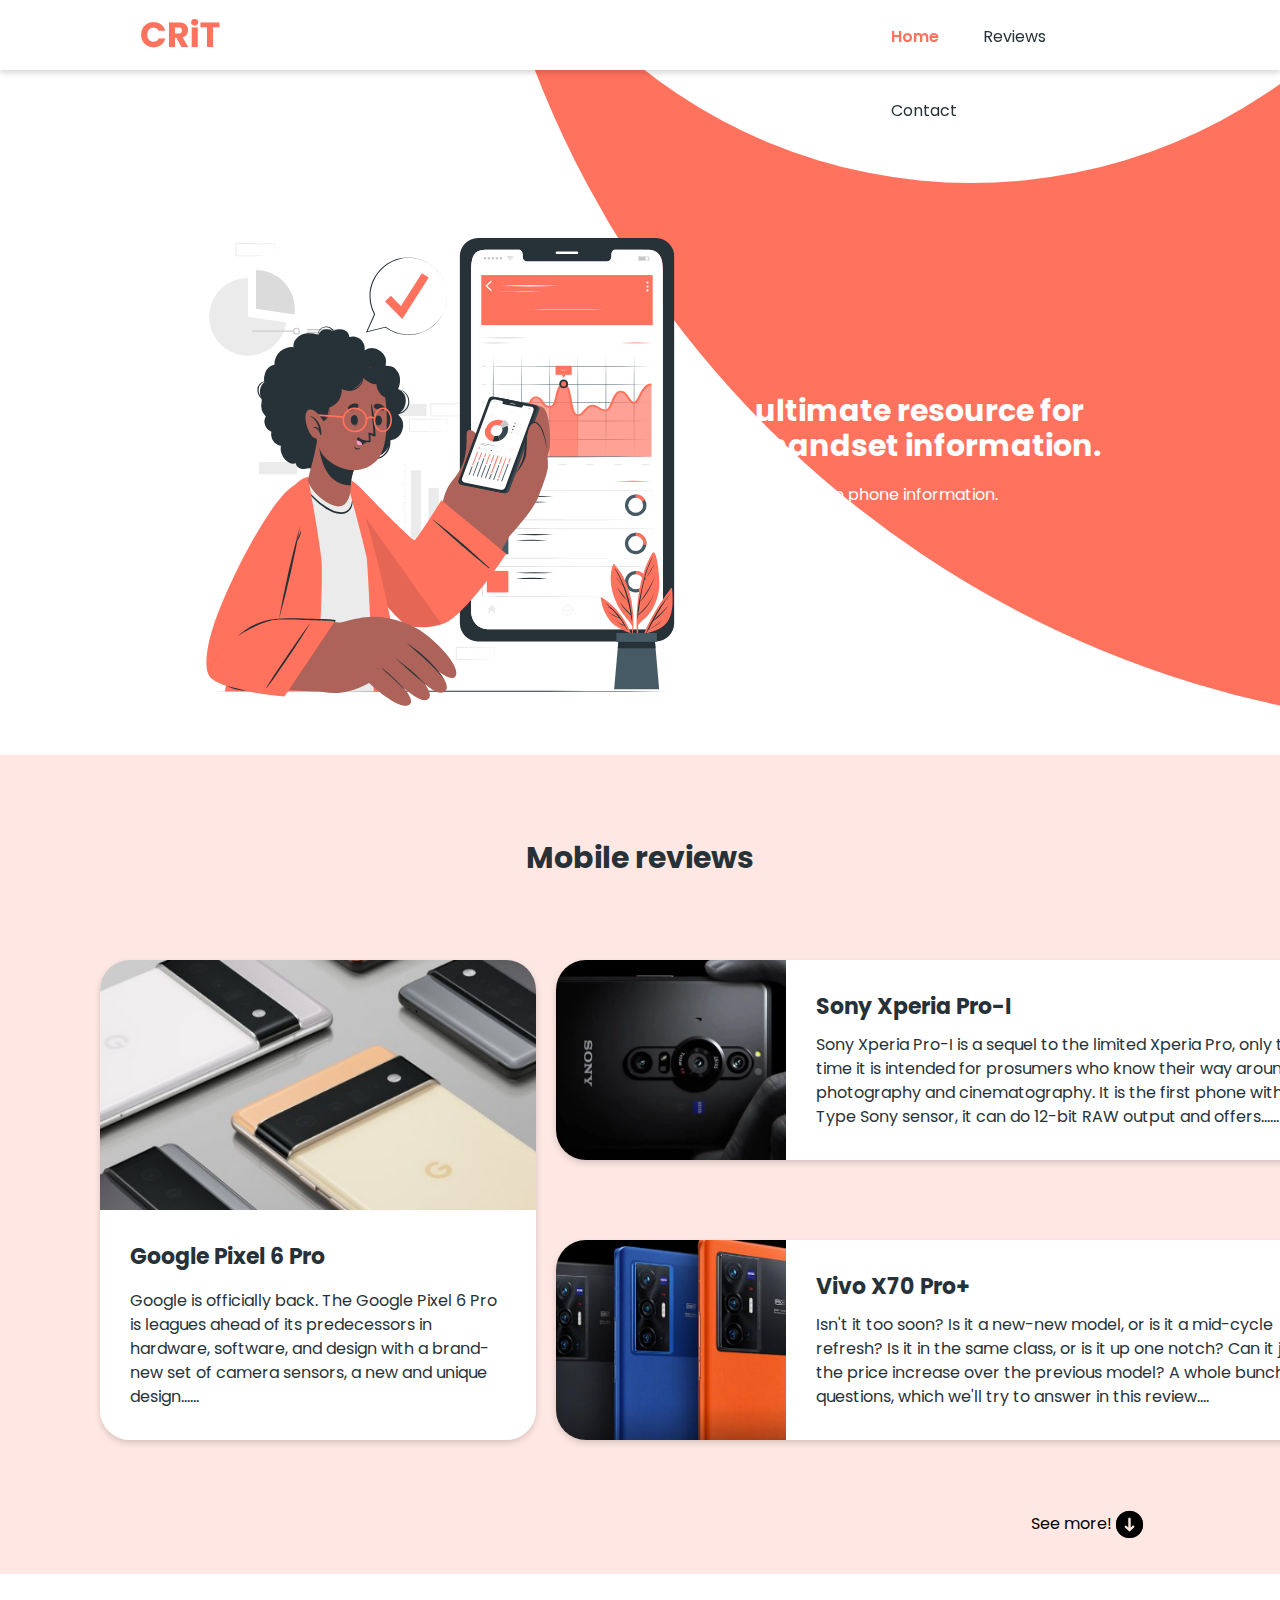
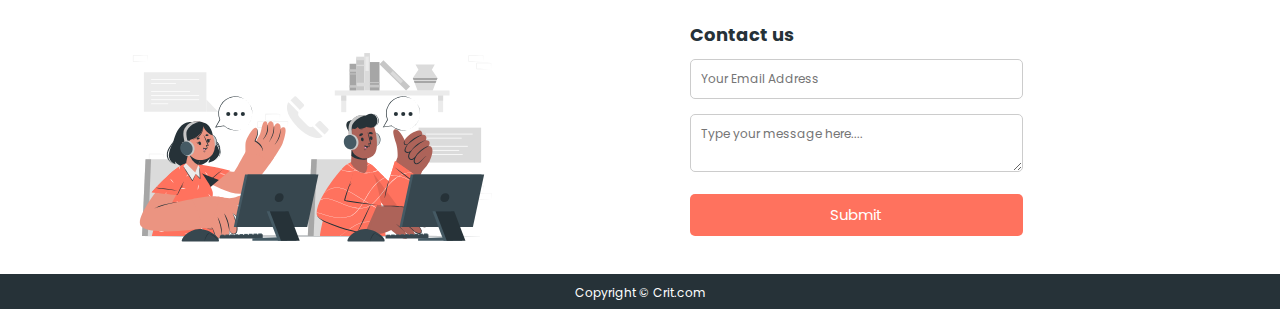
<file: index.html>
<!DOCTYPE html>
<html lang="en" dir="ltr">
  <head>
    <meta charset="utf-8">
    <meta name="viewport" content="width=device-width, initial-scale=1, shrink-to-fit=no">
    <!-- Bootstrap -->
    <link rel="stylesheet" href="https://stackpath.bootstrapcdn.com/bootstrap/4.3.1/css/bootstrap.min.css">
    <!-- CSS -->
    <link rel="stylesheet" href="assets/css/main.css">
    <link rel="stylesheet" href="assets/css/footer.css">
    <!-- <link rel="stylesheet" href="assets/css/mobile-review.css"> -->

    <!-- javascript -->
    <script src="assets/js/navbar.js"></script>
    <script src="assets/js/expand-close-button.js"></script>
    <script src="assets/js/form.js"></script>

    <!-- Fonts -->
    <link rel="preconnect" href="https://fonts.googleapis.com">
    <link rel="preconnect" href="https://fonts.gstatic.com" crossorigin>
    <link href="https://fonts.googleapis.com/css2?family=Poppins:ital,wght@0,400;0,500;0,600;0,700;1,400;1,500;1,600;1,700&display=swap" rel="stylesheet">

    <title>Home - Review</title>
  </head>
  <body>
    <header id="navbar">
      <div class="logo">
        <img src="assets/images/CRiT.png" alt="Logo">
      </div>
      <nav>
        <ul>
          <li class="active">
            <a href="#">Home</a>
          </li>
          <li>
            <a href="#reviews">Reviews</a>
          </li>
          <li>
            <a href="#contact">Contact</a>
          </li>
        </ul>
      </nav>
    </header>

<!-- home     -->
    <section class="hero-banner">
      <div class="slider">
        <div class="slide" style="background-image: url(assets/images/Ellipse4.svg), url(assets/images/Ellipse3.svg);  background-repeat: no-repeat; background-position-x: 200%,-60%; background-position-y: 255%,102%;">
          <div >
            <img class="image" src="assets/images/app-data-animate.svg" alt="">
        
          </div>

         <div class="hero-content">
          <div class="content">
            <div><div class="title">The ultimate resource for<br>GSM handset information.</div>
            <div class="subtitle">Up-to-date mobile phone information.</div></div>
          </div>


         </div>
        </div>
      </div>
      </section>

<!-- mobile review 1 -->
   <section id="reviews" class="bg-pro">
    <section class="product-section">
      <div  class="product-heading">Mobile reviews</div>
      <div class="all-cards">

        <div class="cards1c">

          <!-- Google pixel -->
      <div class="card1">
        <div> <img  class="card-image" src="assets/images/Mask_Group_1.png" alt="google-pro"> </div>
        <a href="google-pro.html">
         
          <div class="card-content">
          <div>
            <div class="card-title">Google Pixel 6 Pro</div>
            <div class="card-subtitle">Google is officially back. The Google Pixel 6 Pro is leagues ahead of its predecessors in hardware, software, and design with a brand-new set of camera sensors, a new and unique design......</div>
          </div>
        </div></a>
        
      </div>
     </div>

      <!-- side -->
      <div class="cards2c">

        <table>

          <!-- sony experia -->

          <tr>
            <div><div class="card2">
              <div >
                <img  class="card2-image" src="assets/images/Mask_Group_2.png" alt="sony-experia">
              </div>

              <a href="sony-experia.html">
              <div class="card2-content">
                <div>
                  <div class="card2-title">Sony Xperia Pro-I</div>
                  <div class="card2-subtitle">Sony Xperia Pro-I is a sequel to the limited Xperia Pro, only this time it is intended for prosumers who know their way around photography and cinematography. It is the first phone with a 1"-Type Sony sensor, it can do 12-bit RAW output and offers......</div>
                </div></div></a>
          </tr>

          <!-- vivo x70 -->

          <tr> <div><div class="card3">
            <div  >
              <img  class="card3-image" src="assets/images/Mask_Group_3.png" alt="sony-experia">
            </div>
            <a href="vivo-x70.html">
            <div class="card3-content">
              <div>
                <div class="card3-title">Vivo X70 Pro+</div>
                <div class="card3-subtitle">Isn't it too soon? Is it a new-new model, or is it a mid-cycle refresh? Is it in the same class, or is it up one notch? Can it justify the price increase over the previous model? A whole bunch of questions, which we'll try to answer in this review....</div>
              </div></div></a>
        </div></tr>
        </table>
      </div>
        
        </div>
      </div>
      </div>
    </section>
    
    <!-- expand button -->

    <div class="view-all" style="padding-left: 80%; padding-top: 80px;" >
      <table class="tabletable">
        <tr class="for-hover">
          <td class="">
            <button  
            style="outline: none;
            background: transparent;
            border: 0px solid transparent;"
            id="btn-hide" onclick="myFunction()">See more!<img class="view-img" src="assets/images/arrow-right.png" alt="arrow"></button>
          
          </td>
        </tr>
      </table>
      </div>
 </section>




   <!-- mobile review 2 -->

   <div id="to-show" style="display:none"><section class="bg-pro">
    <section class="product-section-2">

      <div class="all-cards">

        <div class="cards1c">

          <!-- motorola -->
      <div class="card1">
        <div> <img  class="card-image" src="assets/images/motorola.jpg" alt="motorola"></div>
        <a href="google-pro.html">
        <div class="card-content">
          <div>
            <div class="card-title">Motorola Edge 20 Pro</div>
            <div class="card-subtitle">Motorola's Edge series appear to have lost some of the initial meaning behind the name - the pair of original Edge handsets from last year had curved screens, the 2021 models are all flat.....</div>
          </div>
        </div></a>
      </div>

        </div>


      <!-- side2 -->
      <div class="cards2c">

        <table>

          <!-- infinix -->
          <tr>
            <div><div class="card2">
              <div >
                <img class="card2-image" src="assets/images/Mask_Group_4.png" alt="">
              </div>
              <a href="google-pro.html">
              <div class="card2-content">
                <div>
                  <div class="card2-title">Infinix Zero X Pro</div>
                  <div class="card2-subtitle">Infinix is a brand we don't review too often, mostly due to its regionally limited popularity. In certain markets, particularly in Africa and South Asia, however, Infinix has its fair share of market pull. To provide additional context, Infinix is.....</div>
                </div></div></a>
          </tr>

           <!-- asus -->
          <tr> <div><div class="card3">
            <div >
              <img class="card3-image" src="assets/images/asusrog.jpg" alt="">
            </div>

            <a href="google-pro.html">
            <div class="card3-content">
              <div>
                <div class="card3-title">Asus ROG Phone 5s Pro</div>
                <div class="card3-subtitle">Earning the "top-dog" title in a niche as competitive as the gaming one is no small feat. Managing to actually do that consistently across four generations of smartphones seems almost impossible. Yet, despite some turmoil along the....</div>
              </div></div></a>
        </div></tr>
        </table>
      </div>       
        </div>
      
        <!-- close button -->
        <div class="view-all" style="padding-left: 83.5%; padding-top: 40px;" >
      
          <table class="tabletable">
            <tr class="for-hover">
              <td class="tdtd">
                <button  
                style="outline: none;
                background: transparent;
                border: 0px solid transparent;
              "
                
                id="btn-show" onclick="myFFunction()">See less!<img style="height: 35px; transform: rotate(270deg);" src="assets/images/arrow-right.png" alt="arrow"></button>
              
              </td>
            </tr>
          </table> 

      </div>
      </div>
    </section>
   
   </section></div>



<!-- footer section -->

<footer id="contact" class="footer-section">
  <div class="row">
      <div class="column">
          <div ><img class="footer-img" src="assets/images/Contact-us-cuate.svg" alt=""></div>

      </div>
      <div class="column">
          <h3>Contact us</h3>
          <form id="contact" onsubmit="validate()" action="index.html">

                <div class="field-form">
                  <input id="youremail" class="text-box" placeholder="Your Email Address" type="email" tabindex="1" required>
                </div>
                <div class="field-form">
                  <textarea id="yourmessage" class="text-box" placeholder="Type your message here...." tabindex="2" required></textarea>
                </div>

                <div  class="field-form">
                  <button  class="footer-button" name="submit" type="submit" id="contact-submit" data-submit="...Sending">Submit</button>
                </div>
          </form>


      </div>
    </div>
 </footer>

<footer class="blank">Copyright © Crit.com</footer>

  </body>
</html>
</file>
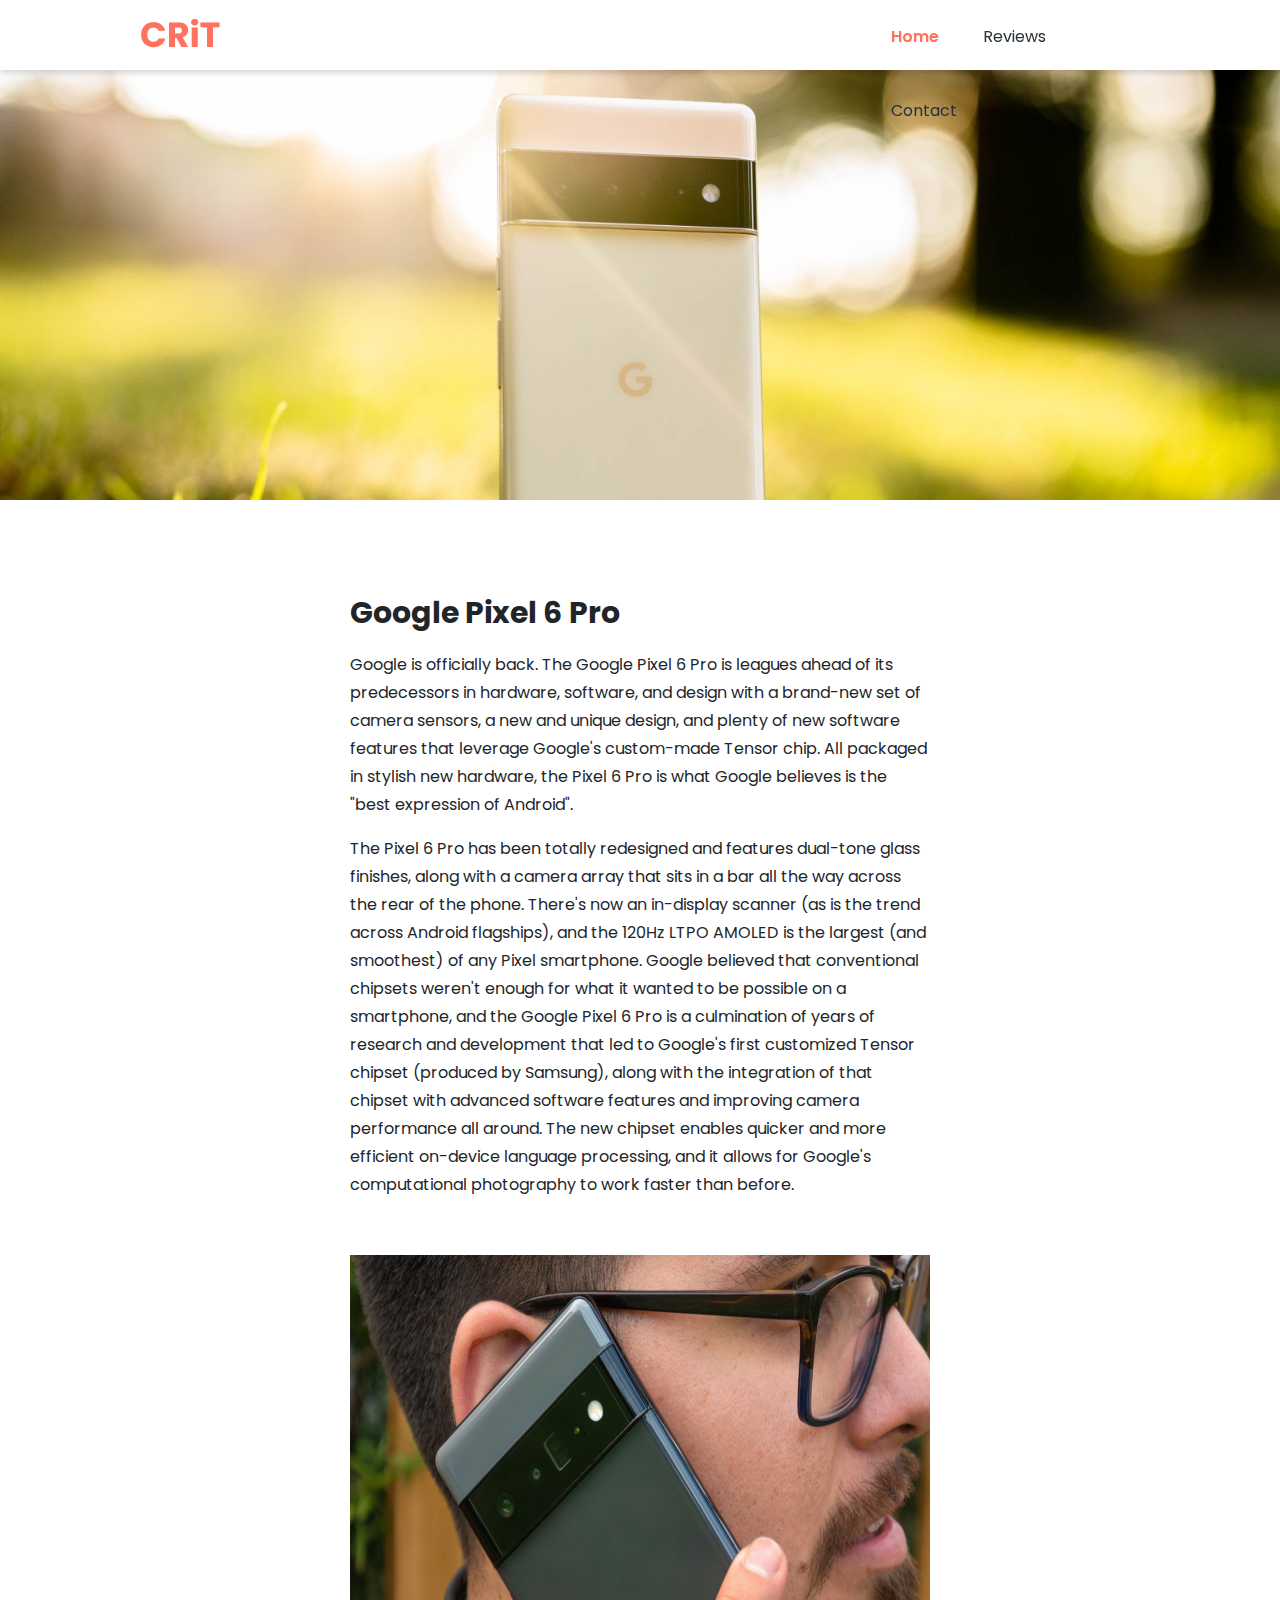
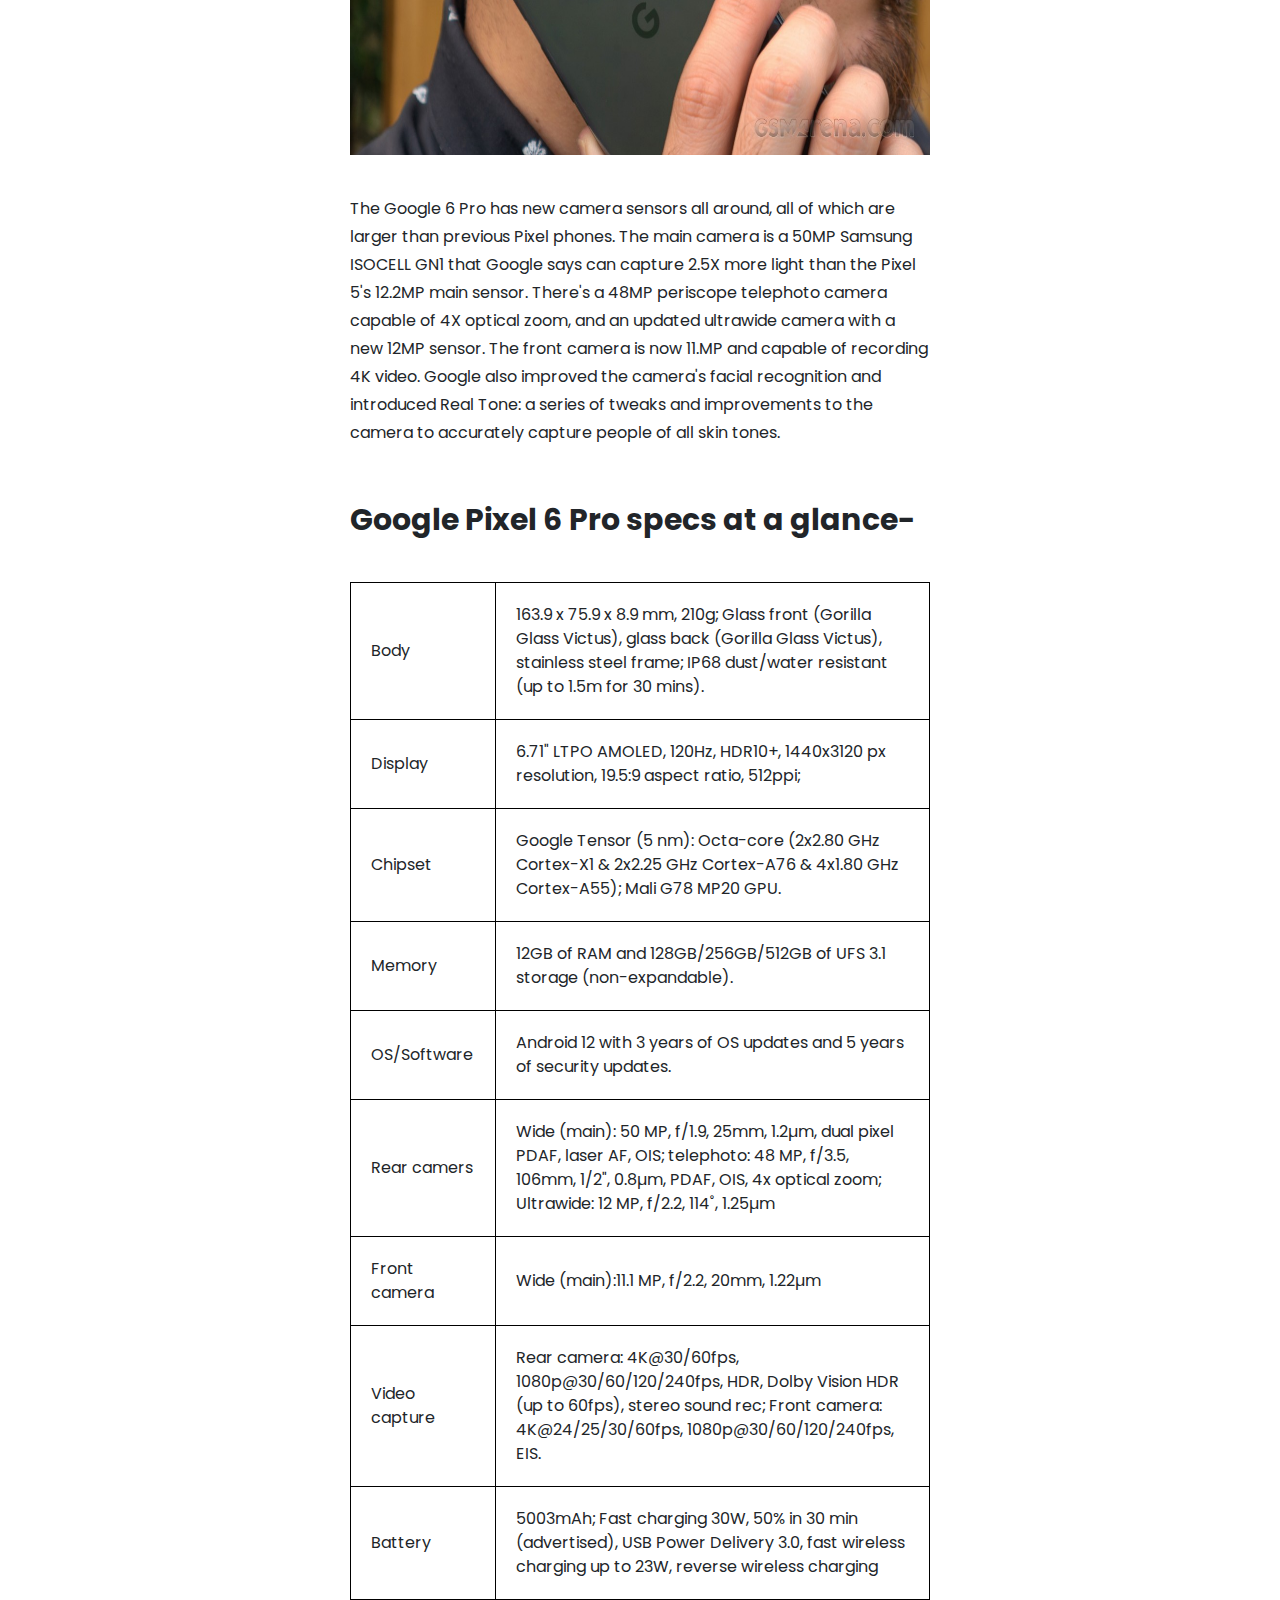
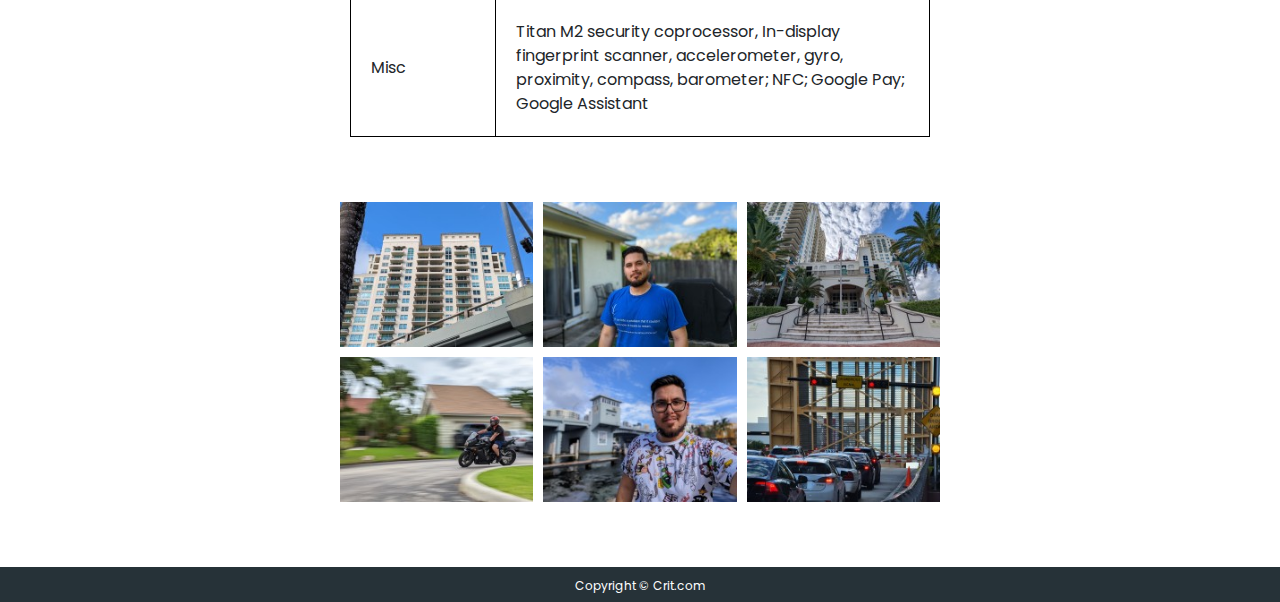
<file: google-pro.html>
<!DOCTYPE html>
<html lang="en" dir="ltr">
  <head>
    <meta charset="utf-8">
    <meta name="viewport" content="width=device-width, initial-scale=1, shrink-to-fit=no">
    <!-- Bootstrap -->
    <link rel="stylesheet" href="https://stackpath.bootstrapcdn.com/bootstrap/4.3.1/css/bootstrap.min.css">
    <!-- CSS -->
    <link rel="stylesheet" href="assets/css/main.css">
    <link rel="stylesheet" href="assets/css/footer.css">
    <link rel="stylesheet" href="assets/css/mobile-review.css">

    <!-- javascript -->
    <script src="assets/js/navbar.js"></script>
    <script src="assets/js/expand-close-button.js"></script>


    <!-- Fonts -->
    <link rel="preconnect" href="https://fonts.googleapis.com">
    <link rel="preconnect" href="https://fonts.gstatic.com" crossorigin>
    <link href="https://fonts.googleapis.com/css2?family=Poppins:ital,wght@0,400;0,500;0,600;0,700;1,400;1,500;1,600;1,700&display=swap" rel="stylesheet">

    <title>Google Pixel 6 Pro - Mobile review</title>
  </head>
  <body>

    <!-- header -->
    <header id="navbar">
      <div class="logo">
        <img src="assets/images/CRiT.png" alt="Logo">
      </div>
      <nav>
        <ul>
          <li class="active">
            <a href="index.html">Home</a>
          </li>
          <li>
            <a href="index.html#reviews">Reviews</a>
          </li>
          <li>
            <a href="index.html#contact">Contact</a>
          </li>
        </ul>
      </nav>
    </header>

    <section class="mobile-review">
      <div class="mobile-content">
        <div >
          <img class="mobile-image" src="assets/images/googlepro.jpg" alt="">
        </div>

        <div class="mobile-text">
            <p class="m-heading">Google Pixel 6 Pro</p>
            <p class="m-sub">Google is officially back. The Google Pixel 6 Pro is leagues ahead of its predecessors in hardware, software, and design with a brand-new set of camera sensors, a new and unique design, and plenty of new software features that leverage Google's custom-made Tensor chip. All packaged in stylish new hardware, the Pixel 6 Pro is what Google believes is the "best expression of Android".</p>
            <p class="m-sub">The Pixel 6 Pro has been totally redesigned and features dual-tone glass finishes, along with a camera array that sits in a bar all the way across the rear of the phone. There's now an in-display scanner (as is the trend across Android flagships), and the 120Hz LTPO AMOLED is the largest (and smoothest) of any Pixel smartphone. Google believed that conventional chipsets weren't enough for what it wanted to be possible on a smartphone, and the Google Pixel 6 Pro is a culmination of years of research and development that led to Google's first customized Tensor chipset (produced by Samsung), along with the integration of that chipset with advanced software features and improving camera performance all around. The new chipset enables quicker and more efficient on-device language processing, and it allows for Google's computational photography to work faster than before.</p>
            
            <div > <img class="text-image" src="assets/images/googlepro1.jpg" alt=""> </div>
            <p class="m-sub">The Google 6 Pro has new camera sensors all around, all of which are larger than previous Pixel phones. The main camera is a 50MP Samsung ISOCELL GN1 that Google says can capture 2.5X more light than the Pixel 5's 12.2MP main sensor. There's a 48MP periscope telephoto camera capable of 4X optical zoom, and an updated ultrawide camera with a new 12MP sensor. The front camera is now 11.MP and capable of recording 4K video. Google also improved the camera's facial recognition and introduced Real Tone: a series of tweaks and improvements to the camera to accurately capture people of all skin tones.</p>
            <p class="m-heading">Google Pixel 6 Pro specs at a glance-</p>

            <!-- table -->

            <table class="specs">
                <tr>
                    <td>Body</td>
                    <td>163.9 x 75.9 x 8.9 mm, 210g; Glass front (Gorilla Glass Victus), glass back (Gorilla Glass Victus), stainless steel frame; IP68 dust/water resistant (up to 1.5m for 30 mins).</td>
                </tr>

                <tr>
                    <td>Display</td>
                    <td>6.71" LTPO AMOLED, 120Hz, HDR10+, 1440x3120 px resolution, 19.5:9 aspect ratio, 512ppi;</td>
                </tr>

                <tr>
                    <td>Chipset</td>
                    <td>Google Tensor (5 nm): Octa-core (2x2.80 GHz Cortex-X1 & 2x2.25 GHz Cortex-A76 & 4x1.80 GHz Cortex-A55); Mali G78 MP20 GPU.</td>
                </tr>

                <tr>
                    <td>Memory</td>
                    <td>12GB of RAM and 128GB/256GB/512GB of UFS 3.1 storage (non-expandable).</td>
                </tr>

                <tr>
                    <td>OS/Software</td>
                    <td>Android 12 with 3 years of OS updates and 5 years of security updates.</td>
                </tr>

                <tr>
                    <td>Rear camers</td>
                    <td>Wide (main): 50 MP, f/1.9, 25mm, 1.2µm, dual pixel PDAF, laser AF, OIS; telephoto: 48 MP, f/3.5, 106mm, 1/2", 0.8µm, PDAF, OIS, 4x optical zoom; Ultrawide: 12 MP, f/2.2, 114˚, 1.25µm</td>
                </tr>

                <tr>
                    <td>Front camera</td>
                    <td> Wide (main):11.1 MP, f/2.2, 20mm, 1.22µm</td>
                </tr>

                <tr>
                    <td>Video capture</td>
                    <td> Rear camera: 4K@30/60fps, 1080p@30/60/120/240fps, HDR, Dolby Vision HDR (up to 60fps), stereo sound rec; Front camera: 4K@24/25/30/60fps, 1080p@30/60/120/240fps, EIS.</td>
                </tr>

                <tr>
                    <td>Battery</td>
                    <td>5003mAh; Fast charging 30W, 50% in 30 min (advertised), USB Power Delivery 3.0, fast wireless charging up to 23W, reverse wireless charging</td>
                </tr>

                <tr>
                    <td>Misc</td>
                    <td>Titan M2 security coprocessor, In-display fingerprint scanner, accelerometer, gyro, proximity, compass, barometer; NFC; Google Pay; Google Assistant</td>
                </tr>
            </table>


            <!-- images -->

            <div class="images-collage">

                <div class="row">
                    <div class="column">
                      <img src="assets/images/googlepro2.jpg" style="width:100%">
                    </div>
                    <div class="column">
                      <img src="assets/images/googlepro3.jpg"  style="width:100%">
                    </div>
                    <div class="column">
                      <img src="assets/images/googlepro4.jpg"  style="width:100%">
                    </div>
                  </div>
            
    
                  <div class="row">
                    <div class="column">
                      <img src="assets/images/googlepro5.jpg" style="width:100%">
                    </div>
                    <div class="column">
                      <img src="assets/images/googlepro6.jpg"  style="width:100%">
                    </div>
                    <div class="column">
                      <img src="assets/images/googlepro7.jpg"  style="width:100%">
                    </div>
                  </div>
              
            </div>
        </div>
      </div>
      </section>

<footer class="blank">Copyright © Crit.com</footer>

  </body>
</html>
</file>
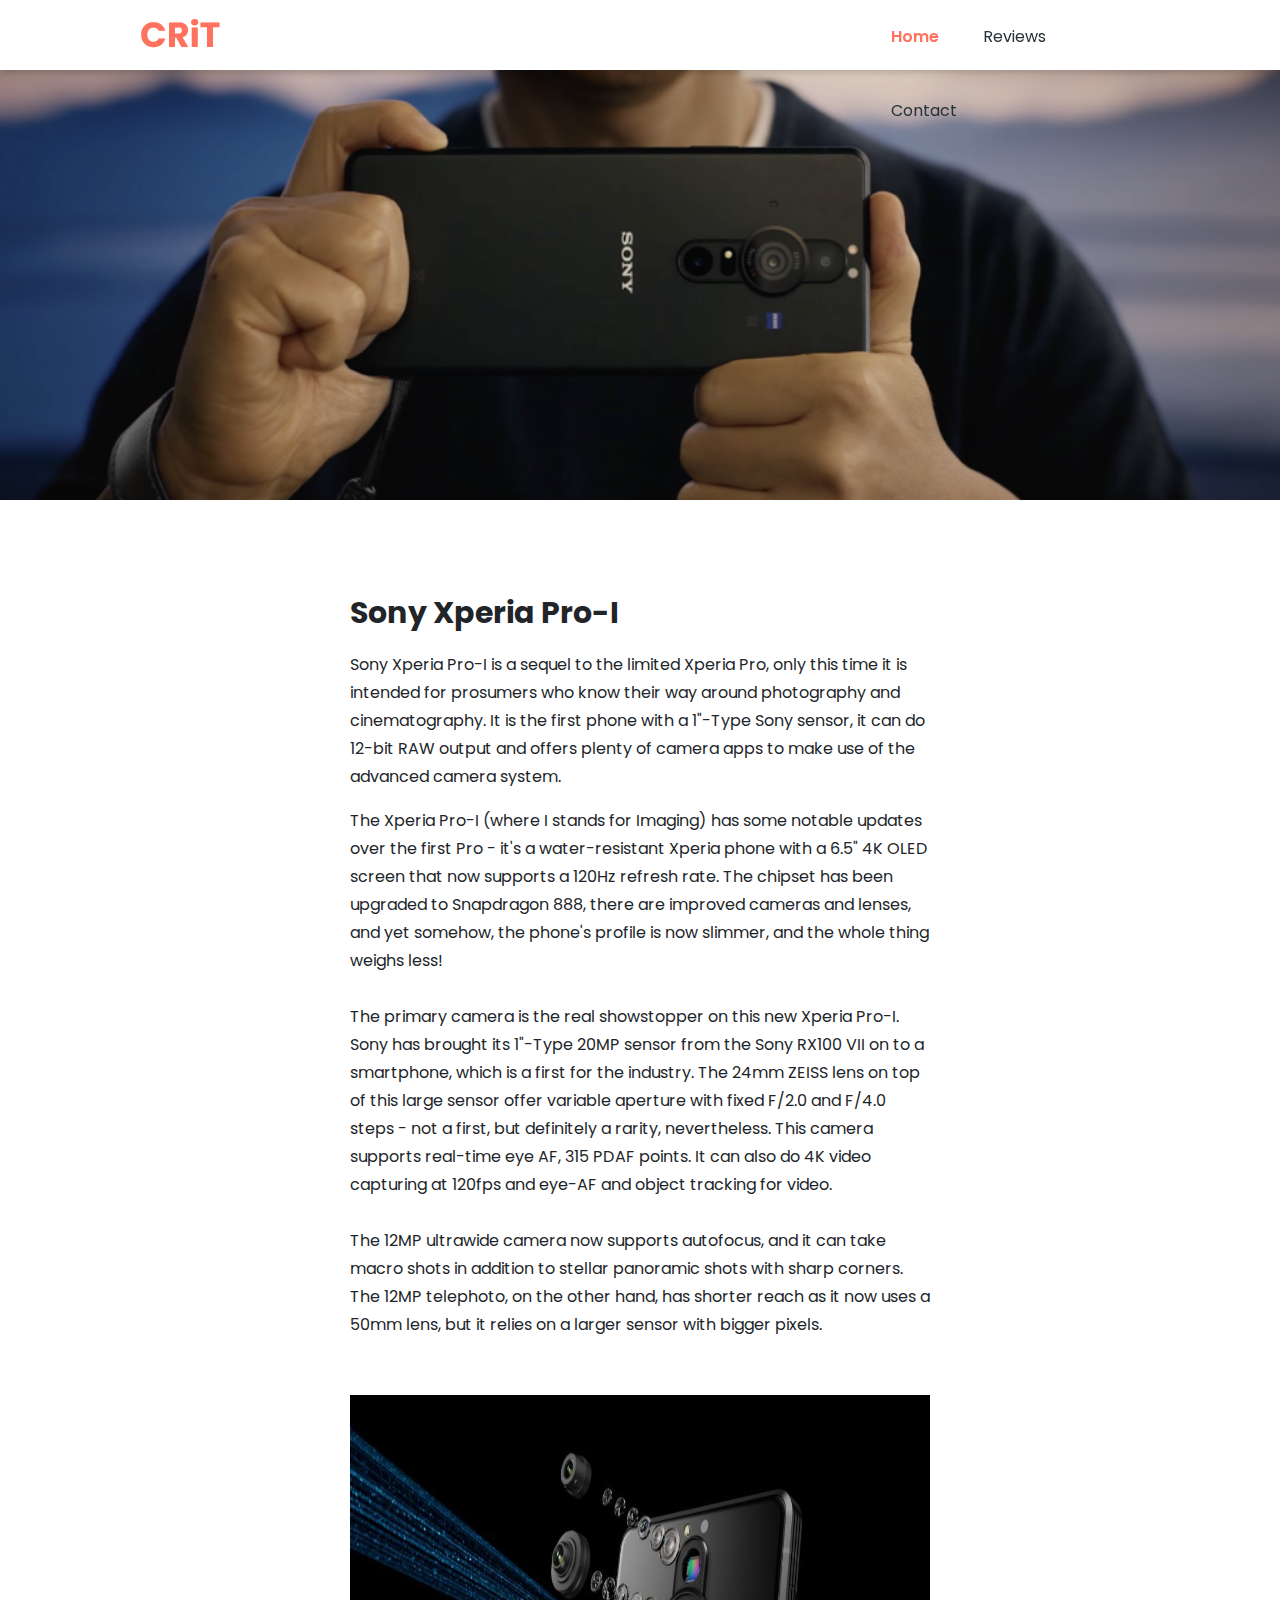
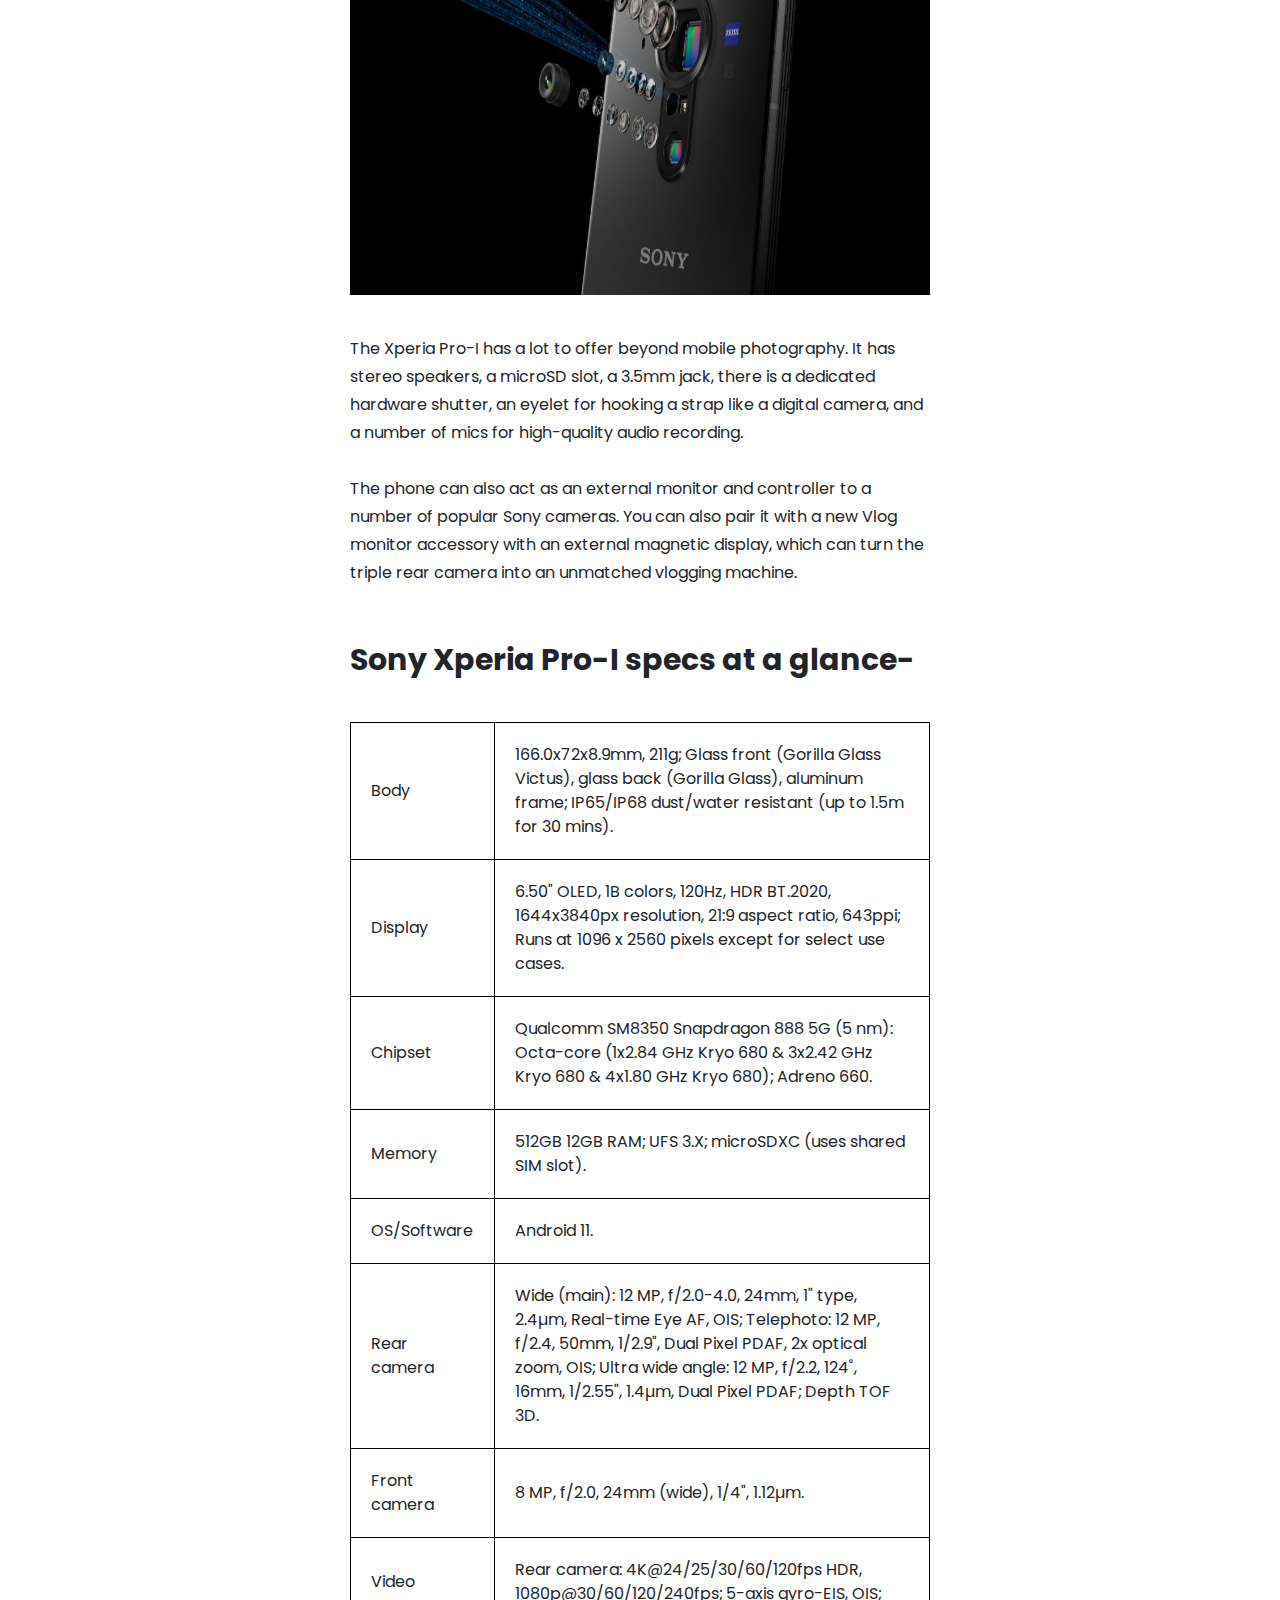
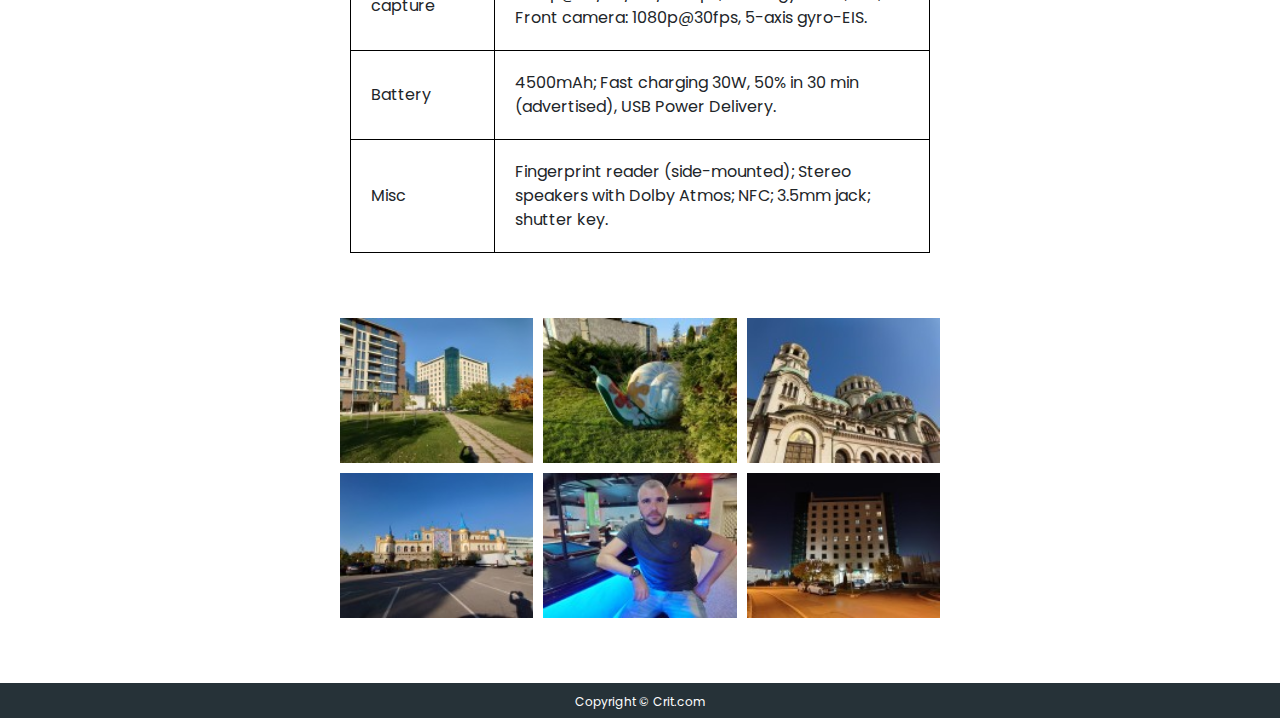
<file: sony-experia.html>
<!DOCTYPE html>
<html lang="en" dir="ltr">
  <head>
    <meta charset="utf-8">
    <meta name="viewport" content="width=device-width, initial-scale=1, shrink-to-fit=no">
    <!-- Bootstrap -->
    <link rel="stylesheet" href="https://stackpath.bootstrapcdn.com/bootstrap/4.3.1/css/bootstrap.min.css">
    <!-- CSS -->
    <link rel="stylesheet" href="assets/css/main.css">
    <link rel="stylesheet" href="assets/css/footer.css">
    <link rel="stylesheet" href="assets/css/mobile-review.css">

    <!-- javascript -->
    <script src="assets/js/navbar.js"></script>
    <script src="assets/js/expand-close-button.js"></script>


    <!-- Fonts -->
    <link rel="preconnect" href="https://fonts.googleapis.com">
    <link rel="preconnect" href="https://fonts.gstatic.com" crossorigin>
    <link href="https://fonts.googleapis.com/css2?family=Poppins:ital,wght@0,400;0,500;0,600;0,700;1,400;1,500;1,600;1,700&display=swap" rel="stylesheet">

    <title>Sony Xperia Pro-I - Mobile review</title>
  </head>
  <body>

    <!-- header -->
    <header id="navbar">
      <div class="logo">
        <img src="assets/images/CRiT.png" alt="Logo">
      </div>
      <nav>
        <ul>
          <li class="active">
            <a href="index.html">Home</a>
          </li>
          <li>
            <a href="index.html#reviews">Reviews</a>
          </li>
          <li>
            <a href="index.html#contact">Contact</a>
          </li>
        </ul>
      </nav>
    </header>

    <section class="mobile-review">
      <div class="mobile-content">
        <div >
          <img class="mobile-image" src="assets/images/sonyexperia1.png" alt="">
        </div>

        <div class="mobile-text">
            <p class="m-heading">Sony Xperia Pro-I</p>
            <p class="m-sub">Sony Xperia Pro-I is a sequel to the limited Xperia Pro, only this time it is intended for prosumers who know their way around photography and cinematography. It is the first phone with a 1"-Type Sony sensor, it can do 12-bit RAW output and offers plenty of camera apps to make use of the advanced camera system.</p>
            <p class="m-sub">The Xperia Pro-I (where I stands for Imaging) has some notable updates over the first Pro - it's a water-resistant Xperia phone with a 6.5" 4K OLED screen that now supports a 120Hz refresh rate. The chipset has been upgraded to Snapdragon 888, there are improved cameras and lenses, and yet somehow, the phone's profile is now slimmer, and the whole thing weighs less! <br><br>The primary camera is the real showstopper on this new Xperia Pro-I. Sony has brought its 1"-Type 20MP sensor from the Sony RX100 VII on to a smartphone, which is a first for the industry. The 24mm ZEISS lens on top of this large sensor offer variable aperture with fixed F/2.0 and F/4.0 steps - not a first, but definitely a rarity, nevertheless. This camera supports real-time eye AF, 315 PDAF points. It can also do 4K video capturing at 120fps and eye-AF and object tracking for video.<br><br> The 12MP ultrawide camera now supports autofocus, and it can take macro shots in addition to stellar panoramic shots with sharp corners. The 12MP telephoto, on the other hand, has shorter reach as it now uses a 50mm lens, but it relies on a larger sensor with bigger pixels.</p>
            
            <div > <img class="text-image" src="assets/images/sonyexperia2.jpeg" alt=""> </div>
            <p class="m-sub">The Xperia Pro-I has a lot to offer beyond mobile photography. It has stereo speakers, a microSD slot, a 3.5mm jack, there is a dedicated hardware shutter, an eyelet for hooking a strap like a digital camera, and a number of mics for high-quality audio recording. <br><br>The phone can also act as an external monitor and controller to a number of popular Sony cameras. You can also pair it with a new Vlog monitor accessory with an external magnetic display, which can turn the triple rear camera into an unmatched vlogging machine.</p>
            <p class="m-heading">Sony Xperia Pro-I specs at a glance-</p>

            <!-- table -->

            <table class="specs">
                <tr>
                    <td>Body</td>
                    <td>166.0x72x8.9mm, 211g; Glass front (Gorilla Glass Victus), glass back (Gorilla Glass), aluminum frame; IP65/IP68 dust/water resistant (up to 1.5m for 30 mins).</td>
                </tr>

                <tr>
                    <td>Display</td>
                    <td>6.50" OLED, 1B colors, 120Hz, HDR BT.2020, 1644x3840px resolution, 21:9 aspect ratio, 643ppi; Runs at 1096 x 2560 pixels except for select use cases.</td>
                </tr>

                <tr>
                    <td>Chipset</td>
                    <td>Qualcomm SM8350 Snapdragon 888 5G (5 nm): Octa-core (1x2.84 GHz Kryo 680 & 3x2.42 GHz Kryo 680 & 4x1.80 GHz Kryo 680); Adreno 660.</td>
                </tr>

                <tr>
                    <td>Memory</td>
                    <td> 512GB 12GB RAM; UFS 3.X; microSDXC (uses shared SIM slot).</td>
                </tr>

                <tr>
                    <td>OS/Software</td>
                    <td>Android 11.</td>
                </tr>

                <tr>
                    <td>Rear camera</td>
                    <td>Wide (main): 12 MP, f/2.0-4.0, 24mm, 1" type, 2.4µm, Real-time Eye AF, OIS; Telephoto: 12 MP, f/2.4, 50mm, 1/2.9", Dual Pixel PDAF, 2x optical zoom, OIS; Ultra wide angle: 12 MP, f/2.2, 124˚, 16mm, 1/2.55", 1.4µm, Dual Pixel PDAF; Depth TOF 3D.</td>
                </tr>

                <tr>
                    <td>Front camera</td>
                    <td>8 MP, f/2.0, 24mm (wide), 1/4", 1.12µm.</td>
                </tr>

                <tr>
                    <td>Video capture</td>
                    <td>Rear camera: 4K@24/25/30/60/120fps HDR, 1080p@30/60/120/240fps; 5-axis gyro-EIS, OIS; Front camera: 1080p@30fps, 5-axis gyro-EIS.</td>
                </tr>

                <tr>
                    <td>Battery</td>
                    <td> 4500mAh; Fast charging 30W, 50% in 30 min (advertised), USB Power Delivery.</td>
                </tr>

                <tr>
                    <td>Misc</td>
                    <td>Fingerprint reader (side-mounted); Stereo speakers with Dolby Atmos; NFC; 3.5mm jack; shutter key.</td>
                </tr>
            </table>


            <!-- images -->

            <div class="images-collage">

                <div class="row">
                    <div class="column">
                      <img src="assets/images/sonyexperia3.jpg" style="width:100%">
                    </div>
                    <div class="column">
                      <img src="assets/images/sonyxperia4.jpg"  style="width:100%">
                    </div>
                    <div class="column">
                      <img src="assets/images/sonyxperia5.jpg"  style="width:100%">
                    </div>
                  </div>
            
    
                  <div class="row">
                    <div class="column">
                      <img src="assets/images/sonyxperia6.jpg" style="width:100%">
                    </div>
                    <div class="column">
                      <img src="assets/images/sonyxperia7.jpg"  style="width:100%">
                    </div>
                    <div class="column">
                      <img src="assets/images/sonyxperia8.jpg"  style="width:100%">
                    </div>
                  </div>
              
            </div>
        </div>
      </div>
      </section>

<footer class="blank">Copyright © Crit.com</footer>

  </body>
</html>
</file>
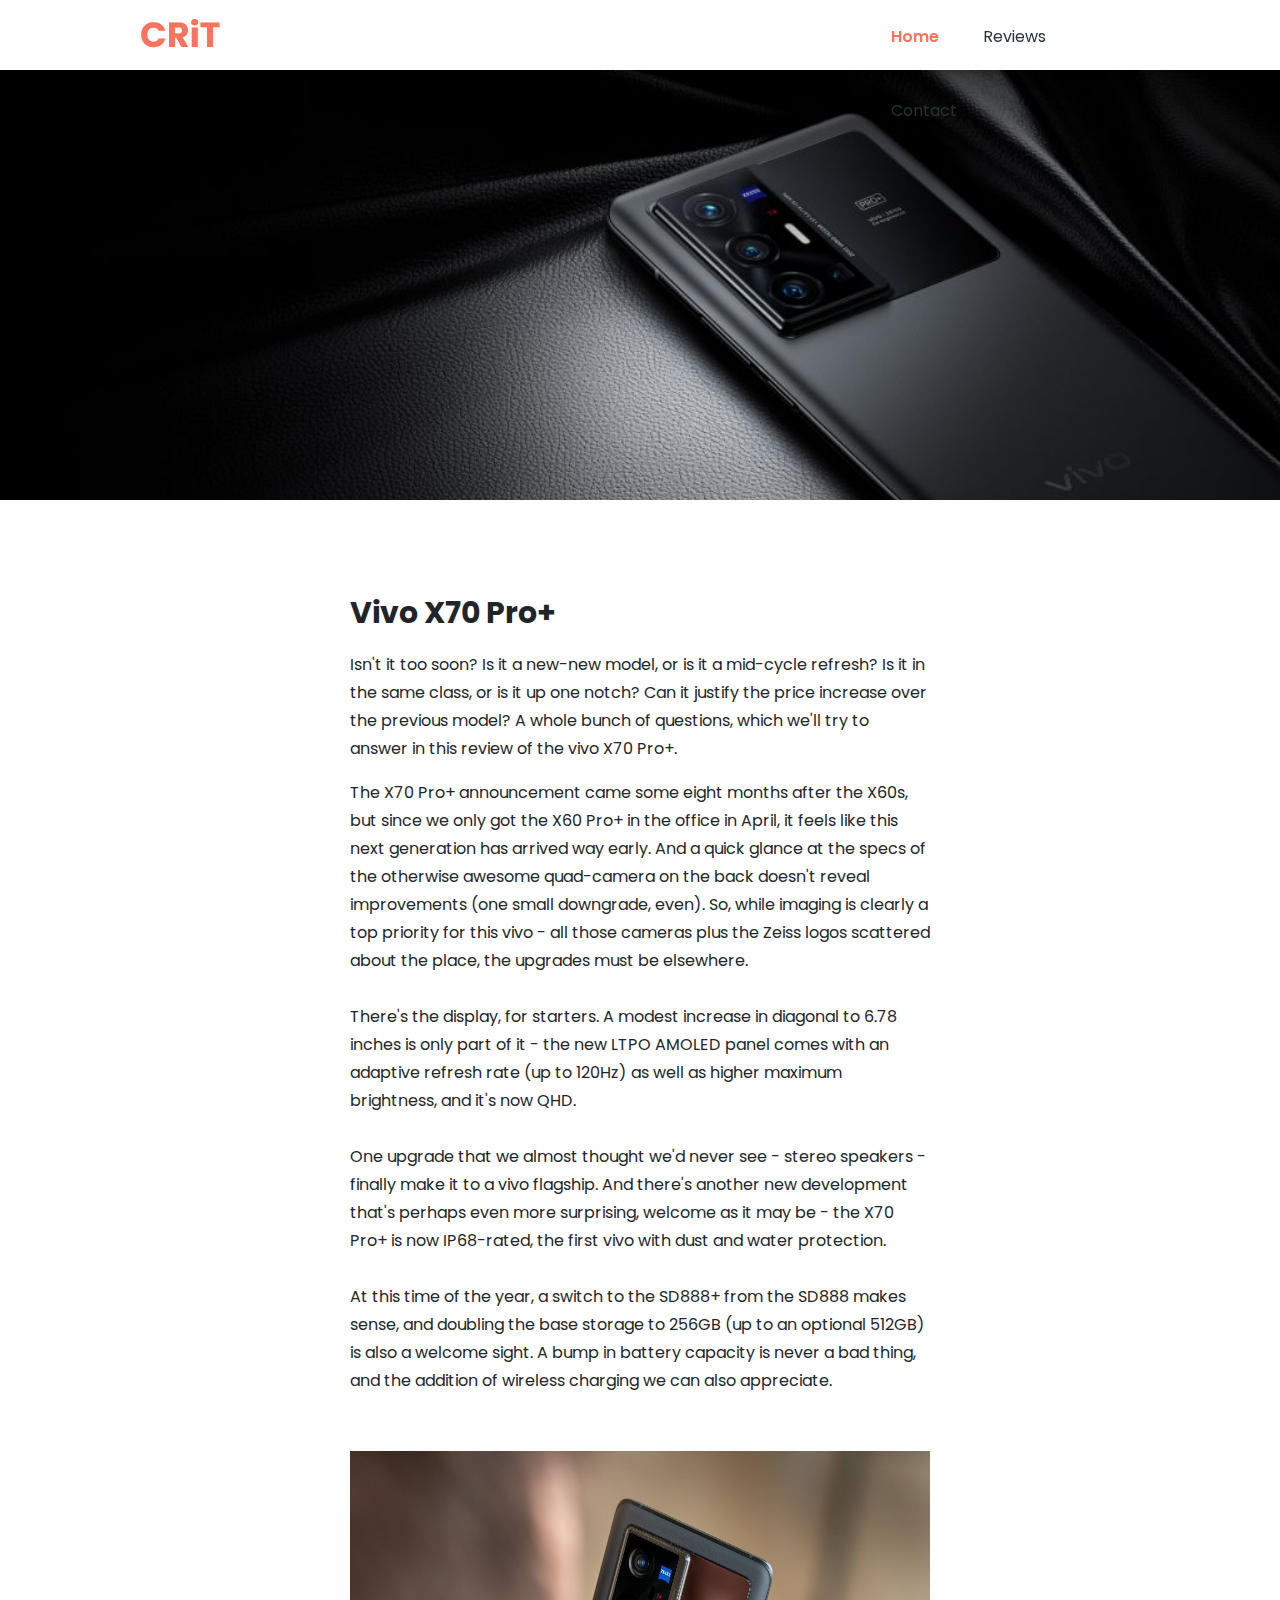
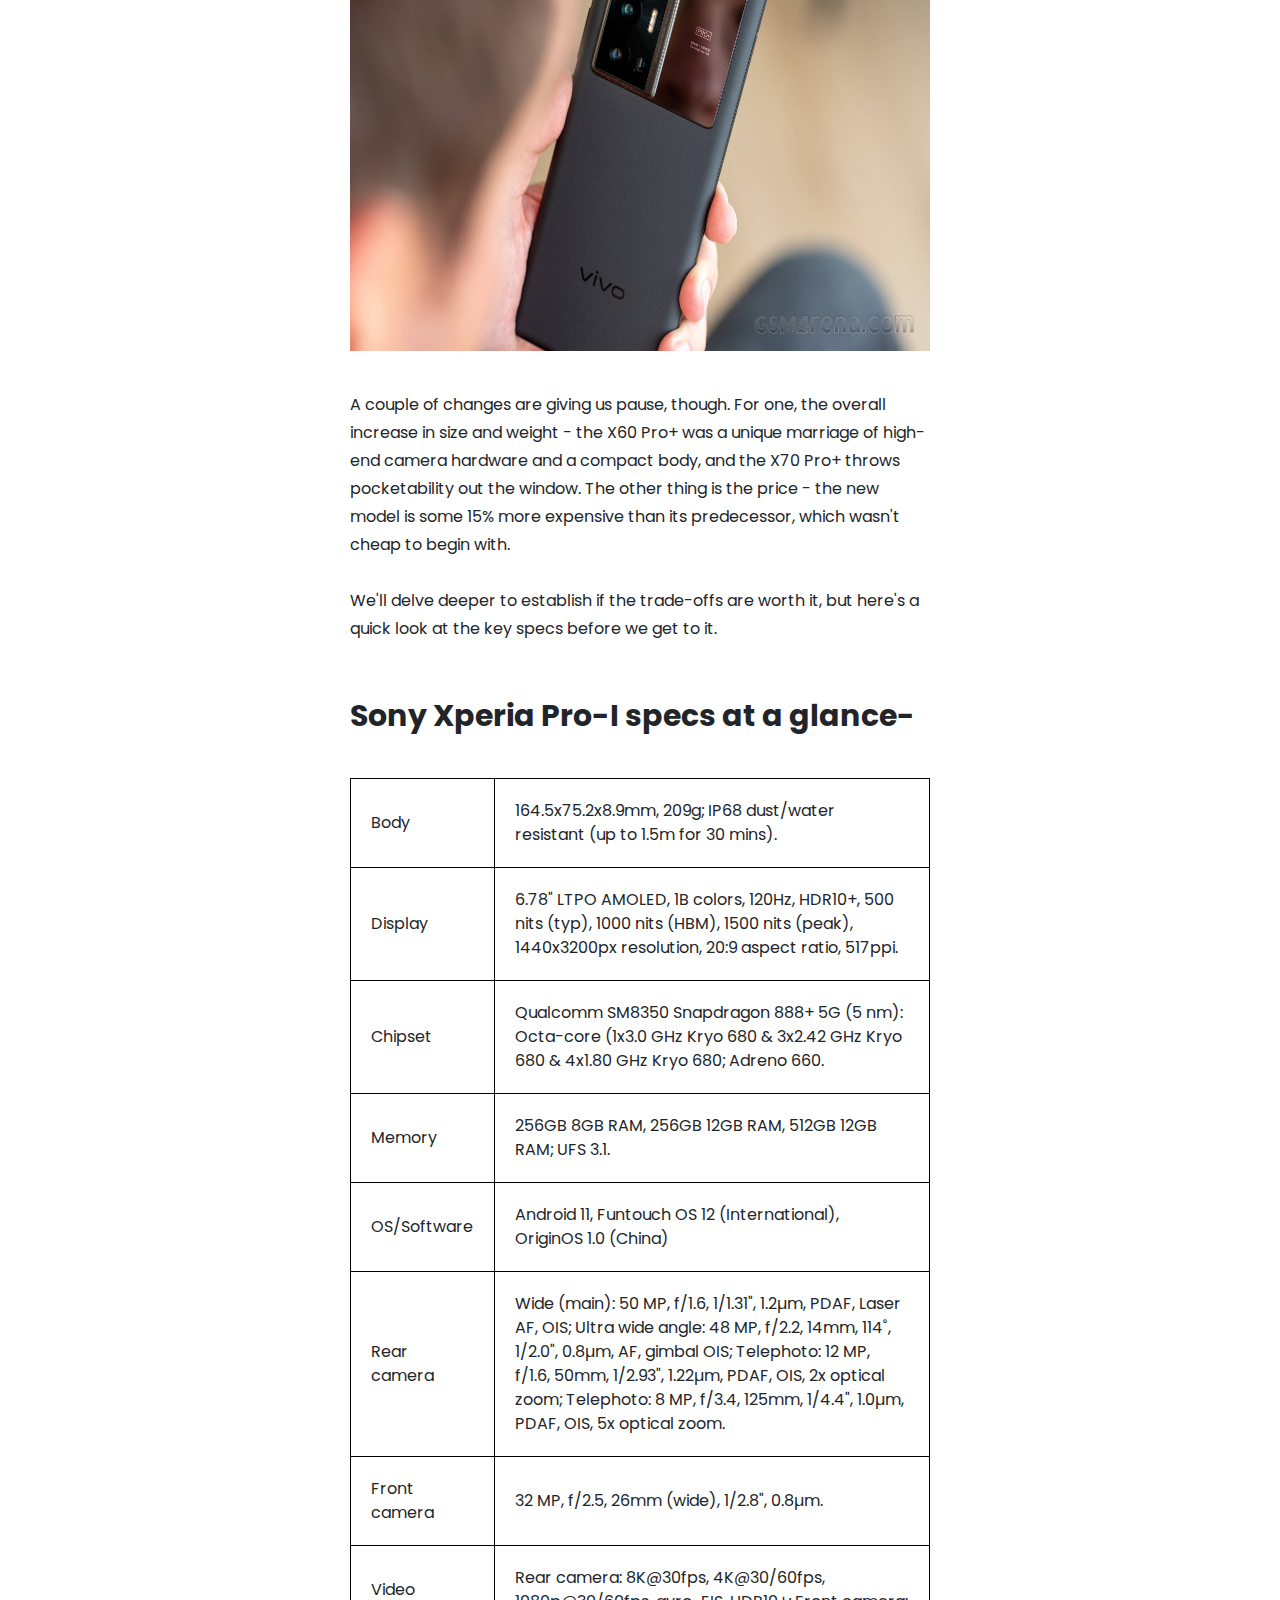
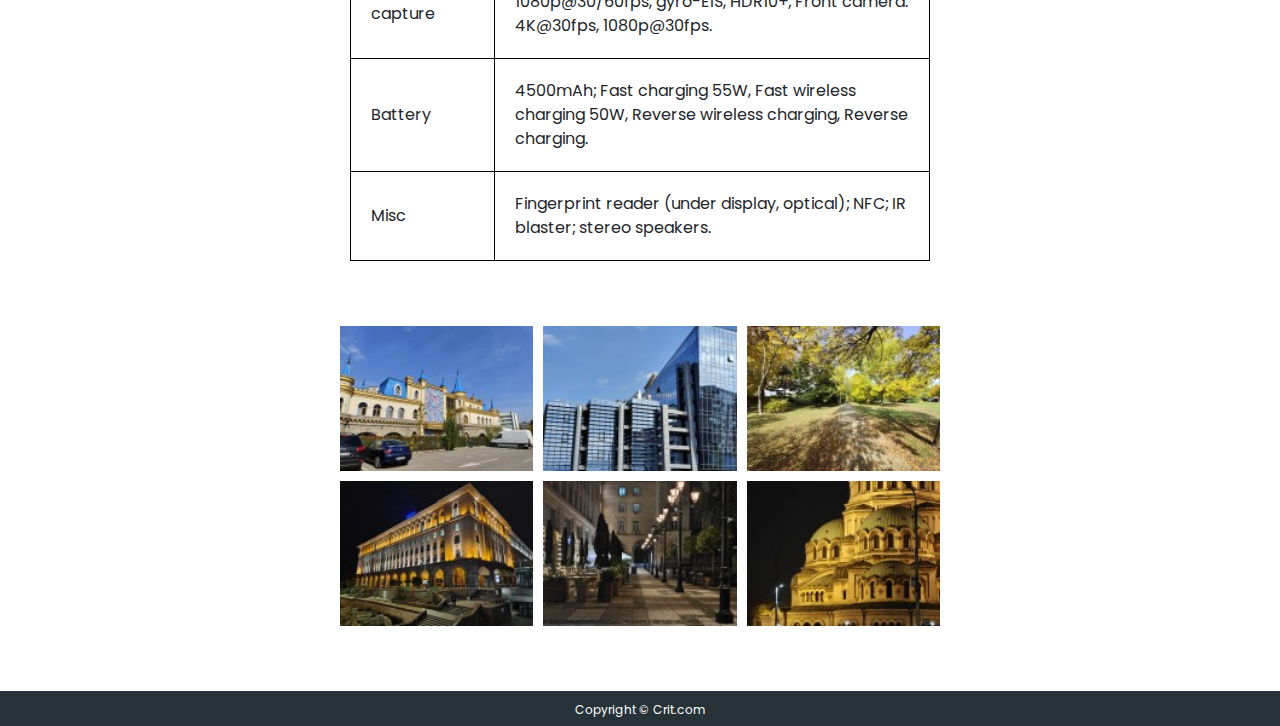
<file: vivo-x70.html>
<!DOCTYPE html>
<html lang="en" dir="ltr">
  <head>
    <meta charset="utf-8">
    <meta name="viewport" content="width=device-width, initial-scale=1, shrink-to-fit=no">
    <!-- Bootstrap -->
    <link rel="stylesheet" href="https://stackpath.bootstrapcdn.com/bootstrap/4.3.1/css/bootstrap.min.css">
    <!-- CSS -->
    <link rel="stylesheet" href="assets/css/main.css">
    <link rel="stylesheet" href="assets/css/footer.css">
    <link rel="stylesheet" href="assets/css/mobile-review.css">

    <!-- javascript -->
    <script src="assets/js/navbar.js"></script>
    <script src="assets/js/expand-close-button.js"></script>


    <!-- Fonts -->
    <link rel="preconnect" href="https://fonts.googleapis.com">
    <link rel="preconnect" href="https://fonts.gstatic.com" crossorigin>
    <link href="https://fonts.googleapis.com/css2?family=Poppins:ital,wght@0,400;0,500;0,600;0,700;1,400;1,500;1,600;1,700&display=swap" rel="stylesheet">

    <title>Vivo X70 Pro+ - Mobile review</title>
  </head>
  <body>

    <!-- header -->
    <header id="navbar">
      <div class="logo">
        <img src="assets/images/CRiT.png" alt="Logo">
      </div>
      <nav>
        <ul>
          <li class="active">
            <a href="index.html">Home</a>
          </li>
          <li>
            <a href="index.html#reviews">Reviews</a>
          </li>
          <li>
            <a href="index.html#contact">Contact</a>
          </li>
        </ul>
      </nav>
    </header>

    <section class="mobile-review">
      <div class="mobile-content">
        <div >
          <img class="mobile-image" src="assets/images/vivo1.jpg" alt="">
        </div>

        <div class="mobile-text">
            <p class="m-heading">Vivo X70 Pro+</p>
            <p class="m-sub">Isn't it too soon? Is it a new-new model, or is it a mid-cycle refresh? Is it in the same class, or is it up one notch? Can it justify the price increase over the previous model? A whole bunch of questions, which we'll try to answer in this review of the vivo X70 Pro+.</p>
            <p class="m-sub">The X70 Pro+ announcement came some eight months after the X60s, but since we only got the X60 Pro+ in the office in April, it feels like this next generation has arrived way early. And a quick glance at the specs of the otherwise awesome quad-camera on the back doesn't reveal improvements (one small downgrade, even). So, while imaging is clearly a top priority for this vivo - all those cameras plus the Zeiss logos scattered about the place, the upgrades must be elsewhere.
<br><br>
                There's the display, for starters. A modest increase in diagonal to 6.78 inches is only part of it - the new LTPO AMOLED panel comes with an adaptive refresh rate (up to 120Hz) as well as higher maximum brightness, and it's now QHD.
                <br><br>
                One upgrade that we almost thought we'd never see - stereo speakers - finally make it to a vivo flagship. And there's another new development that's perhaps even more surprising, welcome as it may be - the X70 Pro+ is now IP68-rated, the first vivo with dust and water protection.
                <br><br>
                At this time of the year, a switch to the SD888+ from the SD888 makes sense, and doubling the base storage to 256GB (up to an optional 512GB) is also a welcome sight. A bump in battery capacity is never a bad thing, and the addition of wireless charging we can also appreciate.
                
                </p>
            
            <div > <img class="text-image" src="assets/images/vivo2.jpg" alt=""> </div>
            <p class="m-sub">A couple of changes are giving us pause, though. For one, the overall increase in size and weight - the X60 Pro+ was a unique marriage of high-end camera hardware and a compact body, and the X70 Pro+ throws pocketability out the window. The other thing is the price - the new model is some 15% more expensive than its predecessor, which wasn't cheap to begin with.
<br><br>
                We'll delve deeper to establish if the trade-offs are worth it, but here's a quick look at the key specs before we get to it.</p>
            <p class="m-heading">Sony Xperia Pro-I specs at a glance-</p>

            <!-- table -->

            <table class="specs">
                <tr>
                    <td>Body</td>
                    <td>164.5x75.2x8.9mm, 209g; IP68 dust/water resistant (up to 1.5m for 30 mins).</td>
                </tr>

                <tr>
                    <td>Display</td>
                    <td> 6.78" LTPO AMOLED, 1B colors, 120Hz, HDR10+, 500 nits (typ), 1000 nits (HBM), 1500 nits (peak), 1440x3200px resolution, 20:9 aspect ratio, 517ppi.</td>
                </tr>

                <tr>
                    <td>Chipset</td>
                    <td>Qualcomm SM8350 Snapdragon 888+ 5G (5 nm): Octa-core (1x3.0 GHz Kryo 680 & 3x2.42 GHz Kryo 680 & 4x1.80 GHz Kryo 680; Adreno 660.</td>
                </tr>

                <tr>
                    <td>Memory</td>
                    <td>256GB 8GB RAM, 256GB 12GB RAM, 512GB 12GB RAM; UFS 3.1.</td>
                </tr>

                <tr>
                    <td>OS/Software</td>
                    <td>Android 11, Funtouch OS 12 (International), OriginOS 1.0 (China)</td>
                </tr>

                <tr>
                    <td>Rear camera</td>
                    <td>Wide (main): 50 MP, f/1.6, 1/1.31", 1.2µm, PDAF, Laser AF, OIS; Ultra wide angle: 48 MP, f/2.2, 14mm, 114˚, 1/2.0", 0.8µm, AF, gimbal OIS; Telephoto: 12 MP, f/1.6, 50mm, 1/2.93", 1.22µm, PDAF, OIS, 2x optical zoom; Telephoto: 8 MP, f/3.4, 125mm, 1/4.4", 1.0µm, PDAF, OIS, 5x optical zoom.</td>
                </tr>

                <tr>
                    <td>Front camera</td>
                    <td>32 MP, f/2.5, 26mm (wide), 1/2.8", 0.8µm.</td>
                </tr>

                <tr>
                    <td>Video capture</td>
                    <td>Rear camera: 8K@30fps, 4K@30/60fps, 1080p@30/60fps, gyro-EIS, HDR10+; Front camera: 4K@30fps, 1080p@30fps.</td>
                </tr>

                <tr>
                    <td>Battery</td>
                    <td> 4500mAh; Fast charging 55W, Fast wireless charging 50W, Reverse wireless charging, Reverse charging.</td>
                </tr>

                <tr>
                    <td>Misc</td>
                    <td>Fingerprint reader (under display, optical); NFC; IR blaster; stereo speakers.</td>
                </tr>
            </table>


            <!-- images -->

            <div class="images-collage">

                <div class="row">
                    <div class="column">
                      <img src="assets/images/vivo3.jpg" style="width:100%">
                    </div>
                    <div class="column">
                      <img src="assets/images/vivo4.jpg"  style="width:100%">
                    </div>
                    <div class="column">
                      <img src="assets/images/vivo5.jpg"  style="width:100%">
                    </div>
                  </div>
            
    
                  <div class="row">
                    <div class="column">
                      <img src="assets/images/vivo6.jpg" style="width:100%">
                    </div>
                    <div class="column">
                      <img src="assets/images/vivo7.jpg"  style="width:100%">
                    </div>
                    <div class="column">
                      <img src="assets/images/vivo8.jpg"  style="width:100%">
                    </div>
                  </div>
              
            </div>
        </div>
      </div>
      </section>

<footer class="blank">Copyright © Crit.com</footer>

  </body>
</html>
</file>
<file: assets/css/main.css>
body {
  font-family: 'Poppins', sans-serif;
  overflow-x: hidden;
}

a {
  color: #263238;
  text-decoration: none;
}

a:hover {
  text-decoration: none;
  color: #263238;
}

header {
  display: -webkit-box;
  display: -ms-flexbox;
  display: flex;
  padding-right: 140px;
  padding-left: 140px;
  height: 70px;
  background: #fff;
  -webkit-box-shadow: 0px 3px 6px rgba(0, 0, 0, 0.16);
          box-shadow: 0px 3px 6px rgba(0, 0, 0, 0.16);
  position: fixed;
  /* Set the navbar to fixed position */
  width: 100%;
  /* Full width */
  top: 0;
  -webkit-transition: top 0.3s;
  transition: top 0.3s;
  z-index: 9999;
}

header .logo {
  padding-top: 10px;
  padding-bottom: 10px;
  padding-right: 65%;
}

header nav {
  display: -webkit-box;
  display: -ms-flexbox;
  display: flex;
}

header nav ul {
  list-style-type: none;
  padding-right: 140px;
  padding-left: 840px;
  padding: 0;
}

header nav ul li {
  display: inline-block;
  font-size: 16px;
}

header nav ul li a {
  display: inline-block;
  color: #263238;
  margin: 25px 20px;
  text-decoration: none;
  -webkit-transition: -webkit-transform .2s;
  transition: -webkit-transform .2s;
  transition: transform .2s;
  transition: transform .2s, -webkit-transform .2s;
}

header nav ul li a:hover {
  text-decoration: none;
  /* IE 9 */
  -webkit-transform: scale(1.1);
  /* Safari 3-8 */
  transform: scale(1.1);
}

header nav ul li.active a {
  color: #ff725e;
  font-weight: 600;
}

.hero-banner {
  margin-top: 65px;

}

.hero-banner .slider .slide {
  height: 690px;
  display: -webkit-box;
  display: -ms-flexbox;
  display: flex;
 
}

.hero-banner .slider .slide .image {
  -webkit-box-flex: 1;
      -ms-flex: 1;
          flex: 1;

  margin: 30px;
  margin-top: 20px;

  padding: 100px 100px 100px 100px;
  width: 100%;
  height: 110%;
  object-fit: contain;
  object-position: center;
  justify-content: center;

}

.hero-banner .slider .slide .hero-content {
  -webkit-box-flex: 1;
      -ms-flex: 1;
          flex: 1;
}

.hero-banner .slider .slide .hero-content .content {
  position: absolute;
  left: 50%;
  right: 10%;
  top: 0;
  bottom: 0;
  z-index: 500;
  display: -webkit-box;
  display: -ms-flexbox;
  display: flex;
  -webkit-box-pack: center;
      -ms-flex-pack: center;
          justify-content: center;
  -webkit-box-align: center;
      -ms-flex-align: center;
          align-items: center;
  -webkit-box-orient: vertical;
  -webkit-box-direction: normal;
      -ms-flex-direction: column;
          flex-direction: column;
}

.hero-banner .slider .slide .hero-content .content .title {
  font-weight: bold;
  font-size: 30px;
  line-height: 35px;
  color: #fff;
  padding-bottom: 20px;
}

.hero-banner .slider .slide .hero-content .content .subtitle {
  font-weight: normal;
  font-size: 16px;
  color: #fff;
}

.bg-pro {
  background: #ffe8e4;
}

.product-section {
  width: 100%;
  height: 670px;
  padding: 80px;
}

.product-section .product-heading {
  font-weight: bold;
  font-size: 30px;
  text-align: center;
  color: #263238;
  padding-bottom: 80px;
}

.product-section .all-cards {
  color: #263238;
  display: -webkit-box;
  display: -ms-flexbox;
  display: flex;
}

.product-section .cards1c {
  -webkit-box-flex: 1;
      -ms-flex: 1;
          flex: 1;
}

.product-section .card1 {
  margin-left: 20px;
  width: 436px;
  height: 480px;
  border-radius: 30px;
  -webkit-transition: -webkit-transform .2s;
  transition: -webkit-transform .2s;
  transition: transform .2s;
  transition: transform .2s, -webkit-transform .2s;
  background: transparent;
  -webkit-box-shadow: 0px 3px 6px rgba(0, 0, 0, 0.16);
          box-shadow: 0px 3px 6px rgba(0, 0, 0, 0.16);
  /* Note: currently only Safari supports backdrop-filter */
  -webkit-backdrop-filter: blur(30px);
          backdrop-filter: blur(30px);
  --webkit-backdrop-filter: blur(30px);
  background-color: rgba(255, 255, 255, 0.15);
}

.product-section .card1:hover {
  /* IE 9 */
  -webkit-transform: scale(1.1);
  /* Safari 3-8 */
  transform: scale(1.1);
}

.product-section .card-image {
  height: 250px;
  border-radius: 30px 30px 0px 0px;
  width: 100%;
  object-fit: cover;

}

.product-section .card-content {
  background-color: #fff;
  height: 230px;
  border-radius: 0px 0px 30px 30px;
  padding: 30px;
}

.product-section .card-content .card-title {
  font-size: 22px;
  font-weight: bold;
  padding-bottom: 10px;
}

.product-section .card-content .card-subtitle {
  font-size: 16px;
}

.product-section .cards2c {
  -webkit-box-flex: 1;
      -ms-flex: 1;
          flex: 1;
}

.product-section .card2 {
  display: -webkit-inline-box;
  display: -ms-inline-flexbox;
  display: inline-flex;
  margin: 0px 0px 20px 20px;
  width: 800px;
  height: 200px;
  -webkit-transition: -webkit-transform .2s;
  transition: -webkit-transform .2s;
  transition: transform .2s;
  transition: transform .2s, -webkit-transform .2s;
  border-radius: 30px;
  background: transparent;
  -webkit-box-shadow: 0px 3px 6px rgba(0, 0, 0, 0.16);
          box-shadow: 0px 3px 6px rgba(0, 0, 0, 0.16);
  /* Note: currently only Safari supports backdrop-filter */
  -webkit-backdrop-filter: blur(30px);
          backdrop-filter: blur(30px);
  --webkit-backdrop-filter: blur(30px);
  background-color: rgba(255, 255, 255, 0.15);
}

.product-section .card2:hover {
  /* IE 9 */
  -webkit-transform: scale(1.1);
  /* Safari 3-8 */
  transform: scale(1.1);
}

.product-section .card2-image {
  height: 200px;
  border-radius: 30px 0px 0px 30px;
  width: 230px;
  object-fit: cover;
}

.product-section .card2-content {
  background-color: #fff;
  height: 200px;
  border-radius: 0px 30px 30px 0px;
  padding: 30px;
}

.product-section .card2-content .card2-title {
  font-size: 22px;
  font-weight: bold;
  padding-bottom: 10px;
}

.product-section .card2-content .card2-subtitle {
  font-size: 16px;
}

.product-section .card3 {
  display: -webkit-inline-box;
  display: -ms-inline-flexbox;
  display: inline-flex;
  width: 800px;
  margin: 60px 0px 20px 20px;
  -webkit-transition: -webkit-transform .2s;
  transition: -webkit-transform .2s;
  transition: transform .2s;
  transition: transform .2s, -webkit-transform .2s;
  height: 200px;
  border-radius: 30px;
  background: transparent;
  -webkit-box-shadow: 0px 3px 6px rgba(0, 0, 0, 0.16);
          box-shadow: 0px 3px 6px rgba(0, 0, 0, 0.16);
  /* Note: currently only Safari supports backdrop-filter */
  -webkit-backdrop-filter: blur(30px);
          backdrop-filter: blur(30px);
  --webkit-backdrop-filter: blur(30px);
  background-color: rgba(255, 255, 255, 0.15);
}

.product-section .card3:hover {
  /* IE 9 */
  -webkit-transform: scale(1.1);
  /* Safari 3-8 */
  transform: scale(1.1);
}

.product-section .card3-image {
  height: 200px;
  width: 230px;
  border-radius: 30px 0px 0px 30px;
  object-fit: cover;
}
  

.product-section .card3-content {
  background-color: #fff;
  height: 200px;
  border-radius: 0px 30px 30px 0px;
  padding: 30px;
}

.product-section .card3-content .card3-title {
  font-size: 22px;
  font-weight: bold;
  padding-bottom: 10px;
}

.product-section .card3-content .card3-subtitle {
  font-size: 16px;
}

.product-section-2 {
  width: 100%;
  height: 670px;
  padding: 60px 80px 80px 80px;
}

.product-section-2 .all-cards {
  color: #263238;
  display: -webkit-box;
  display: -ms-flexbox;
  display: flex;
}

.product-section-2 .cards1c {
  -webkit-box-flex: 1;
      -ms-flex: 1;
          flex: 1;
}

.product-section-2 .card1 {
  margin-left: 20px;
  width: 436px;
  height: 480px;
  border-radius: 30px;
  -webkit-transition: -webkit-transform .2s;
  transition: -webkit-transform .2s;
  transition: transform .2s;
  transition: transform .2s, -webkit-transform .2s;
  background: transparent;
  -webkit-box-shadow: 0px 3px 6px rgba(0, 0, 0, 0.16);
          box-shadow: 0px 3px 6px rgba(0, 0, 0, 0.16);
  /* Note: currently only Safari supports backdrop-filter */
  -webkit-backdrop-filter: blur(30px);
          backdrop-filter: blur(30px);
  --webkit-backdrop-filter: blur(30px);
  background-color: rgba(255, 255, 255, 0.15);
}

.product-section-2 .card1:hover {
  /* IE 9 */
  -webkit-transform: scale(1.1);
  /* Safari 3-8 */
  transform: scale(1.1);
}

.product-section-2 .card-image {

  height: 250px;
  border-radius: 30px 30px 0px 0px;
  width: 100%;
  object-fit: cover;

}

.product-section-2 .card-content {
  background-color: #fff;
  height: 230px;
  border-radius: 0px 0px 30px 30px;
  padding: 30px;
}

.product-section-2 .card-content .card-title {
  font-size: 22px;
  font-weight: bold;
  padding-bottom: 10px;
}

.product-section-2 .card-content .card-subtitle {
  font-size: 16px;
}

.product-section-2 .cards2c {
  -webkit-box-flex: 1;
      -ms-flex: 1;
          flex: 1;
}

.product-section-2 .card2 {
  display: -webkit-inline-box;
  display: -ms-inline-flexbox;
  display: inline-flex;
  margin: 0px 0px 20px 20px;
  width: 800px;
  height: 200px;
  -webkit-transition: -webkit-transform .2s;
  transition: -webkit-transform .2s;
  transition: transform .2s;
  transition: transform .2s, -webkit-transform .2s;
  border-radius: 30px;
  background: transparent;
  -webkit-box-shadow: 0px 3px 6px rgba(0, 0, 0, 0.16);
          box-shadow: 0px 3px 6px rgba(0, 0, 0, 0.16);
  /* Note: currently only Safari supports backdrop-filter */
  -webkit-backdrop-filter: blur(30px);
          backdrop-filter: blur(30px);
  --webkit-backdrop-filter: blur(30px);
  background-color: rgba(255, 255, 255, 0.15);
}

.product-section-2 .card2:hover {
  /* IE 9 */
  -webkit-transform: scale(1.1);
  /* Safari 3-8 */
  transform: scale(1.1);
}

.product-section-2 .card2-image {
  height: 200px;
  width: 230px;
  border-radius: 30px 0px 0px 30px;
  object-fit: cover;}

.product-section-2 .card2-content {
  background-color: #fff;
  height: 200px;
  border-radius: 0px 30px 30px 0px;
  padding: 30px;
}

.product-section-2 .card2-content .card2-title {
  font-size: 22px;
  font-weight: bold;
  padding-bottom: 10px;
}

.product-section-2 .card2-content .card2-subtitle {
  font-size: 16px;
}

.product-section-2 .card3 {
  display: -webkit-inline-box;
  display: -ms-inline-flexbox;
  display: inline-flex;
  width: 800px;
  margin: 60px 0px 20px 20px;
  -webkit-transition: -webkit-transform .2s;
  transition: -webkit-transform .2s;
  transition: transform .2s;
  transition: transform .2s, -webkit-transform .2s;
  height: 200px;
  border-radius: 30px;
  background: transparent;
  -webkit-box-shadow: 0px 3px 6px rgba(0, 0, 0, 0.16);
          box-shadow: 0px 3px 6px rgba(0, 0, 0, 0.16);
  /* Note: currently only Safari supports backdrop-filter */
  -webkit-backdrop-filter: blur(30px);
          backdrop-filter: blur(30px);
  --webkit-backdrop-filter: blur(30px);
  background-color: rgba(255, 255, 255, 0.15);
}

.product-section-2 .card3:hover {
  /* IE 9 */
  -webkit-transform: scale(1.1);
  /* Safari 3-8 */
  transform: scale(1.1);
}

.product-section-2 .card3-image {
  height: 200px;
  width: 230px;
  border-radius: 30px 0px 0px 30px;
  object-fit: cover;
}

.product-section-2 .card3-content {
  background-color: #fff;
  height: 200px;
  border-radius: 0px 30px 30px 0px;
  padding: 30px;
}

.product-section-2 .card3-content .card3-title {
  font-size: 22px;
  font-weight: bold;
  padding-bottom: 10px;
}

.product-section-2 .card3-content .card3-subtitle {
  font-size: 16px;
}

.view-all {
  padding-bottom: 30px;
}

.view-all .view-text {
  text-align: right;
  font-size: normal;
  color: #263238;
  -webkit-box-pack: center;
      -ms-flex-pack: center;
          justify-content: center;
}

.view-img {
  height: 35px;
  -webkit-transform: rotate(90deg);
          transform: rotate(90deg);
}

.for-hover {
  -webkit-transition: -webkit-transform .2s;
  transition: -webkit-transform .2s;
  transition: transform .2s;
  transition: transform .2s, -webkit-transform .2s;
}

.for-hover:hover {
  /* IE 9 */
  -webkit-transform: scale(1.1);
  /* Safari 3-8 */
  transform: scale(1.1);
}
/*# sourceMappingURL=main.css.map */
</file>
<file: assets/css/footer.css>
body {
  font-family: 'Poppins', sans-serif;
}

.blank {
  height: 35px;
  background-color: #263238;
  font-size: 12px;
  color: white;
  text-align: center;
  padding: 10px;
}

.footer-section {
  height: 300px;
  overflow: hidden;
  width: 100%;
  background-color: white;
}

.footer-section .row {
  display: -webkit-box;
  display: -ms-flexbox;
  display: flex;
}

.footer-section .column {
  -webkit-box-flex: 50%;
      -ms-flex: 50%;
          flex: 50%;
  padding: 50px;
}

.footer-section .footer-img {
width: 100%;
height: 270px;
object-fit: contain;
}

.footer-section h3 {
  font-size: 18px;
  font-weight: bold;
  color: #263238;
}

.footer-section .field-form {
  padding-top: 5px;
  padding-bottom: 5px;
}

.footer-section .field-form .text-box {
  border-radius: 5px;
}

#contact input[type="text"],
#contact input[type="email"],
#contact input[type="tel"],
#contact input[type="url"],
#contact textarea {
  width: 60%;
  border: 1px solid #ccc;
  background: #FFF;
  margin: 0 0 5px;
  padding: 10px;
  font-size: 12px;
}

.footer-button {
  -webkit-transition: -webkit-transform .2s;
  transition: -webkit-transform .2s;
  transition: transform .2s;
  transition: transform .2s, -webkit-transform .2s;
}

.footer-button:hover {
  /* IE 9 */
  -webkit-transform: scale(1.1);
  /* Safari 3-8 */
  transform: scale(1.1);
}

#contact button[type="submit"] {
  cursor: pointer;
  width: 60%;
  border: none;
  background: #ff725e;
  color: #FFF;
  margin: 0 0 5px;
  padding: 10px;
  font-size: 15px;
  border-radius: 5px;
}
/*# sourceMappingURL=footer.css.map */
</file>
<file: assets/css/mobile-review.css>
.mobile-image {
  height: 500px;
  width: 100%;
  object-fit: cover;
  object-position: 0% -10%;
}

.mobile-text {
  padding-right: 350px;
  padding-left: 350px;
  padding-top: 40px;
}

.m-heading {
  font-size: 30px;
  font-weight: bold;
  margin-top: 50px;
}

.m-sub {
  font-size: 16x;
  line-height: 28px;
}

.text-image {
  height: 500px;
  margin-top: 40px;
  margin-bottom: 40px;
  width: 100%;
}

.specs {
  border: 1px solid black;
  border-collapse: collapse;
  margin-top: 40px;
  margin-bottom: 40px;
}

tr td {
  padding: 20px;
  border: 1px solid black;
  border-collapse: collapse;
}

.images-collage {
  margin-top: 60px;
  margin-bottom: 60px;
}

/* Three image containers (use 25% for four, and 50% for two, etc) */
.column {
  float: left;
  width: 33.33%;
  padding: 5px;
}

/* Clear floats after image containers */
.row::after {
  content: "";
  clear: both;
  display: table;
}
/*# sourceMappingURL=mobile-review.css.map */
</file>
